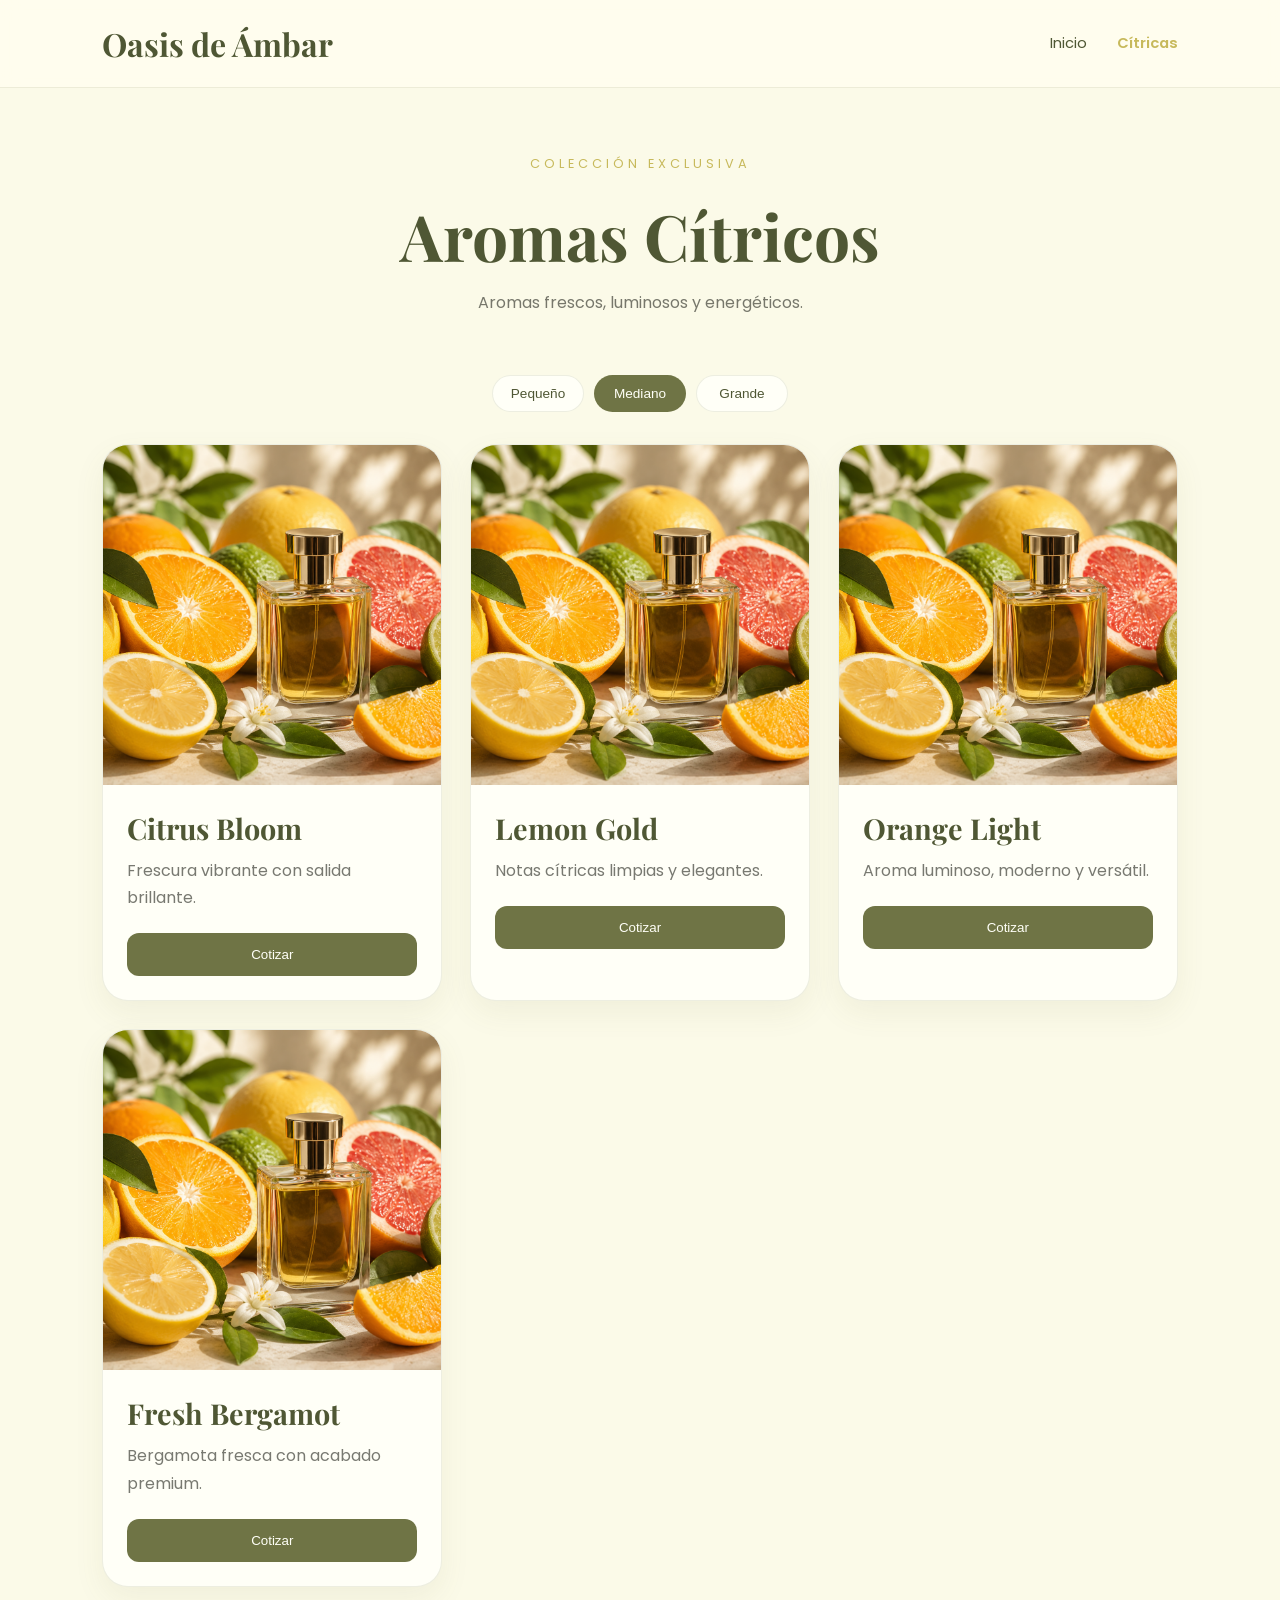
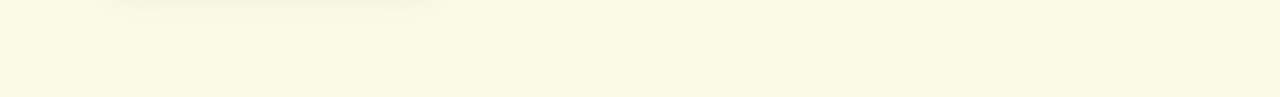
<file: citricas.html>
<!DOCTYPE html>
<html lang="es">

<head>

    <meta charset="UTF-8">

    <meta name="viewport" content="width=device-width, initial-scale=1.0">

    <title>Cítricas | Oasis de Ámbar</title>

    <!-- GOOGLE FONTS -->

    <link rel="preconnect" href="https://fonts.googleapis.com">

    <link rel="preconnect" href="https://fonts.gstatic.com" crossorigin>

    <link href="https://fonts.googleapis.com/css2?family=Playfair+Display:wght@500;700&family=Poppins:wght@300;400;500;600&display=swap" rel="stylesheet">

    <!-- CSS -->

    <link rel="stylesheet" href="css/citricas.css">

    <link rel="stylesheet" href="css/ui.css">

</head>

<body>

    <!-- =========================================
    HEADER
    ========================================= -->

    <header>

        <a href="index.html" class="logo">
            Oasis de Ámbar
        </a>

        <button class="menu-toggle" type="button" aria-label="Abrir menú" aria-expanded="false">
            <span></span>
            <span></span>
            <span></span>
        </button>

        <nav>

            <a href="index.html">
                Inicio
            </a>

            <a href="citricas.html" class="active">
                Cítricas
            </a>

        </nav>

    </header>

    <!-- =========================================
    TOP SECTION
    ========================================= -->

    <section class="top-section">

        <span>
            Colección exclusiva
        </span>

        <h1>
            Aromas Cítricos
        </h1>

        <p>
            Aromas frescos, luminosos y energéticos.
        </p>

    </section>

    <!-- =========================================
    PRODUCTOS
    ========================================= -->

    <section class="productos">

        <div class="view-controls" aria-label="Tamaño de productos">

            <button type="button" data-view-size="small">
                Pequeño
            </button>

            <button type="button" class="active" data-view-size="medium">
                Mediano
            </button>

            <button type="button" data-view-size="large">
                Grande
            </button>

        </div>

        <div class="productos-container view-medium">

            <!-- PRODUCTO -->

            <div class="producto-card">

                <div class="producto-img producto1"></div>

                <div class="producto-info">

                    <h3>
                        Citrus Bloom
                    </h3>

                    <p>
                        Frescura vibrante con salida brillante.
                    </p>

                    <button>
                        Cotizar
                    </button>

                </div>

            </div>

            <!-- PRODUCTO -->

            <div class="producto-card">

                <div class="producto-img producto2"></div>

                <div class="producto-info">

                    <h3>
                        Lemon Gold
                    </h3>

                    <p>
                        Notas cítricas limpias y elegantes.
                    </p>

                    <button>
                        Cotizar
                    </button>

                </div>

            </div>

            <!-- PRODUCTO -->

            <div class="producto-card">

                <div class="producto-img producto3"></div>

                <div class="producto-info">

                    <h3>
                        Orange Light
                    </h3>

                    <p>
                        Aroma luminoso, moderno y versátil.
                    </p>

                    <button>
                        Cotizar
                    </button>

                </div>

            </div>

            <!-- PRODUCTO -->

            <div class="producto-card">

                <div class="producto-img producto4"></div>

                <div class="producto-info">

                    <h3>
                        Fresh Bergamot
                    </h3>

                    <p>
                        Bergamota fresca con acabado premium.
                    </p>

                    <button>
                        Cotizar
                    </button>

                </div>

            </div>

        </div>

    </section>

    <button class="back-to-top" type="button" aria-label="Volver arriba">
        ↑
    </button>

    <script src="js/site-ui.js"></script>

    <script src="js/category-view.js"></script>

</body>

</html>
</file>
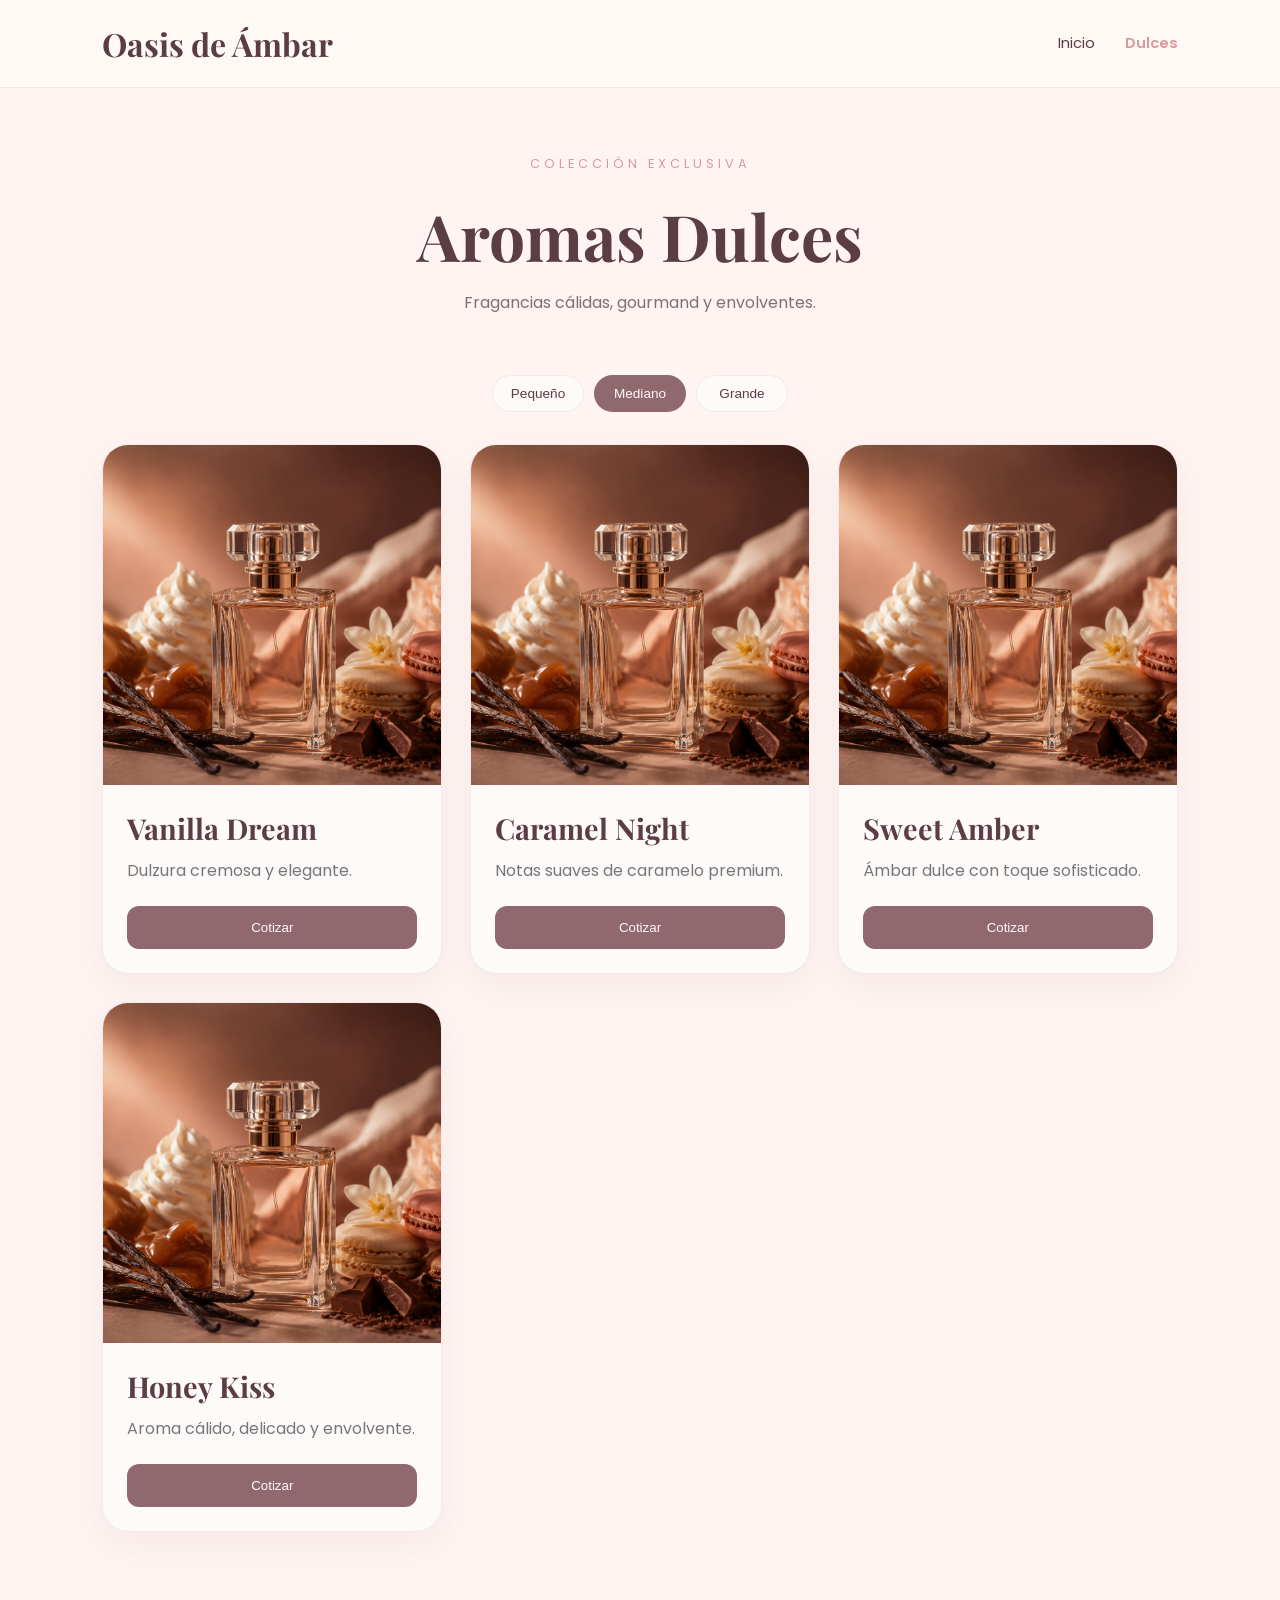
<file: dulces.html>
<!DOCTYPE html>
<html lang="es">

<head>

    <meta charset="UTF-8">

    <meta name="viewport" content="width=device-width, initial-scale=1.0">

    <title>Dulces | Oasis de Ámbar</title>

    <!-- GOOGLE FONTS -->

    <link rel="preconnect" href="https://fonts.googleapis.com">

    <link rel="preconnect" href="https://fonts.gstatic.com" crossorigin>

    <link href="https://fonts.googleapis.com/css2?family=Playfair+Display:wght@500;700&family=Poppins:wght@300;400;500;600&display=swap" rel="stylesheet">

    <!-- CSS -->

    <link rel="stylesheet" href="css/dulces.css">

    <link rel="stylesheet" href="css/ui.css">

</head>

<body>

    <!-- =========================================
    HEADER
    ========================================= -->

    <header>

        <a href="index.html" class="logo">
            Oasis de Ámbar
        </a>

        <button class="menu-toggle" type="button" aria-label="Abrir menú" aria-expanded="false">
            <span></span>
            <span></span>
            <span></span>
        </button>

        <nav>

            <a href="index.html">
                Inicio
            </a>

            <a href="dulces.html" class="active">
                Dulces
            </a>

        </nav>

    </header>

    <!-- =========================================
    TOP SECTION
    ========================================= -->

    <section class="top-section">

        <span>
            Colección exclusiva
        </span>

        <h1>
            Aromas Dulces
        </h1>

        <p>
            Fragancias cálidas, gourmand y envolventes.
        </p>

    </section>

    <!-- =========================================
    PRODUCTOS
    ========================================= -->

    <section class="productos">

        <div class="view-controls" aria-label="Tamaño de productos">

            <button type="button" data-view-size="small">
                Pequeño
            </button>

            <button type="button" class="active" data-view-size="medium">
                Mediano
            </button>

            <button type="button" data-view-size="large">
                Grande
            </button>

        </div>

        <div class="productos-container view-medium">

            <!-- PRODUCTO -->

            <div class="producto-card">

                <div class="producto-img producto1"></div>

                <div class="producto-info">

                    <h3>
                        Vanilla Dream
                    </h3>

                    <p>
                        Dulzura cremosa y elegante.
                    </p>

                    <button>
                        Cotizar
                    </button>

                </div>

            </div>

            <!-- PRODUCTO -->

            <div class="producto-card">

                <div class="producto-img producto2"></div>

                <div class="producto-info">

                    <h3>
                        Caramel Night
                    </h3>

                    <p>
                        Notas suaves de caramelo premium.
                    </p>

                    <button>
                        Cotizar
                    </button>

                </div>

            </div>

            <!-- PRODUCTO -->

            <div class="producto-card">

                <div class="producto-img producto3"></div>

                <div class="producto-info">

                    <h3>
                        Sweet Amber
                    </h3>

                    <p>
                        Ámbar dulce con toque sofisticado.
                    </p>

                    <button>
                        Cotizar
                    </button>

                </div>

            </div>

            <!-- PRODUCTO -->

            <div class="producto-card">

                <div class="producto-img producto4"></div>

                <div class="producto-info">

                    <h3>
                        Honey Kiss
                    </h3>

                    <p>
                        Aroma cálido, delicado y envolvente.
                    </p>

                    <button>
                        Cotizar
                    </button>

                </div>

            </div>

        </div>

    </section>

    <button class="back-to-top" type="button" aria-label="Volver arriba">
        ↑
    </button>

    <script src="js/site-ui.js"></script>

    <script src="js/category-view.js"></script>

</body>

</html>
</file>
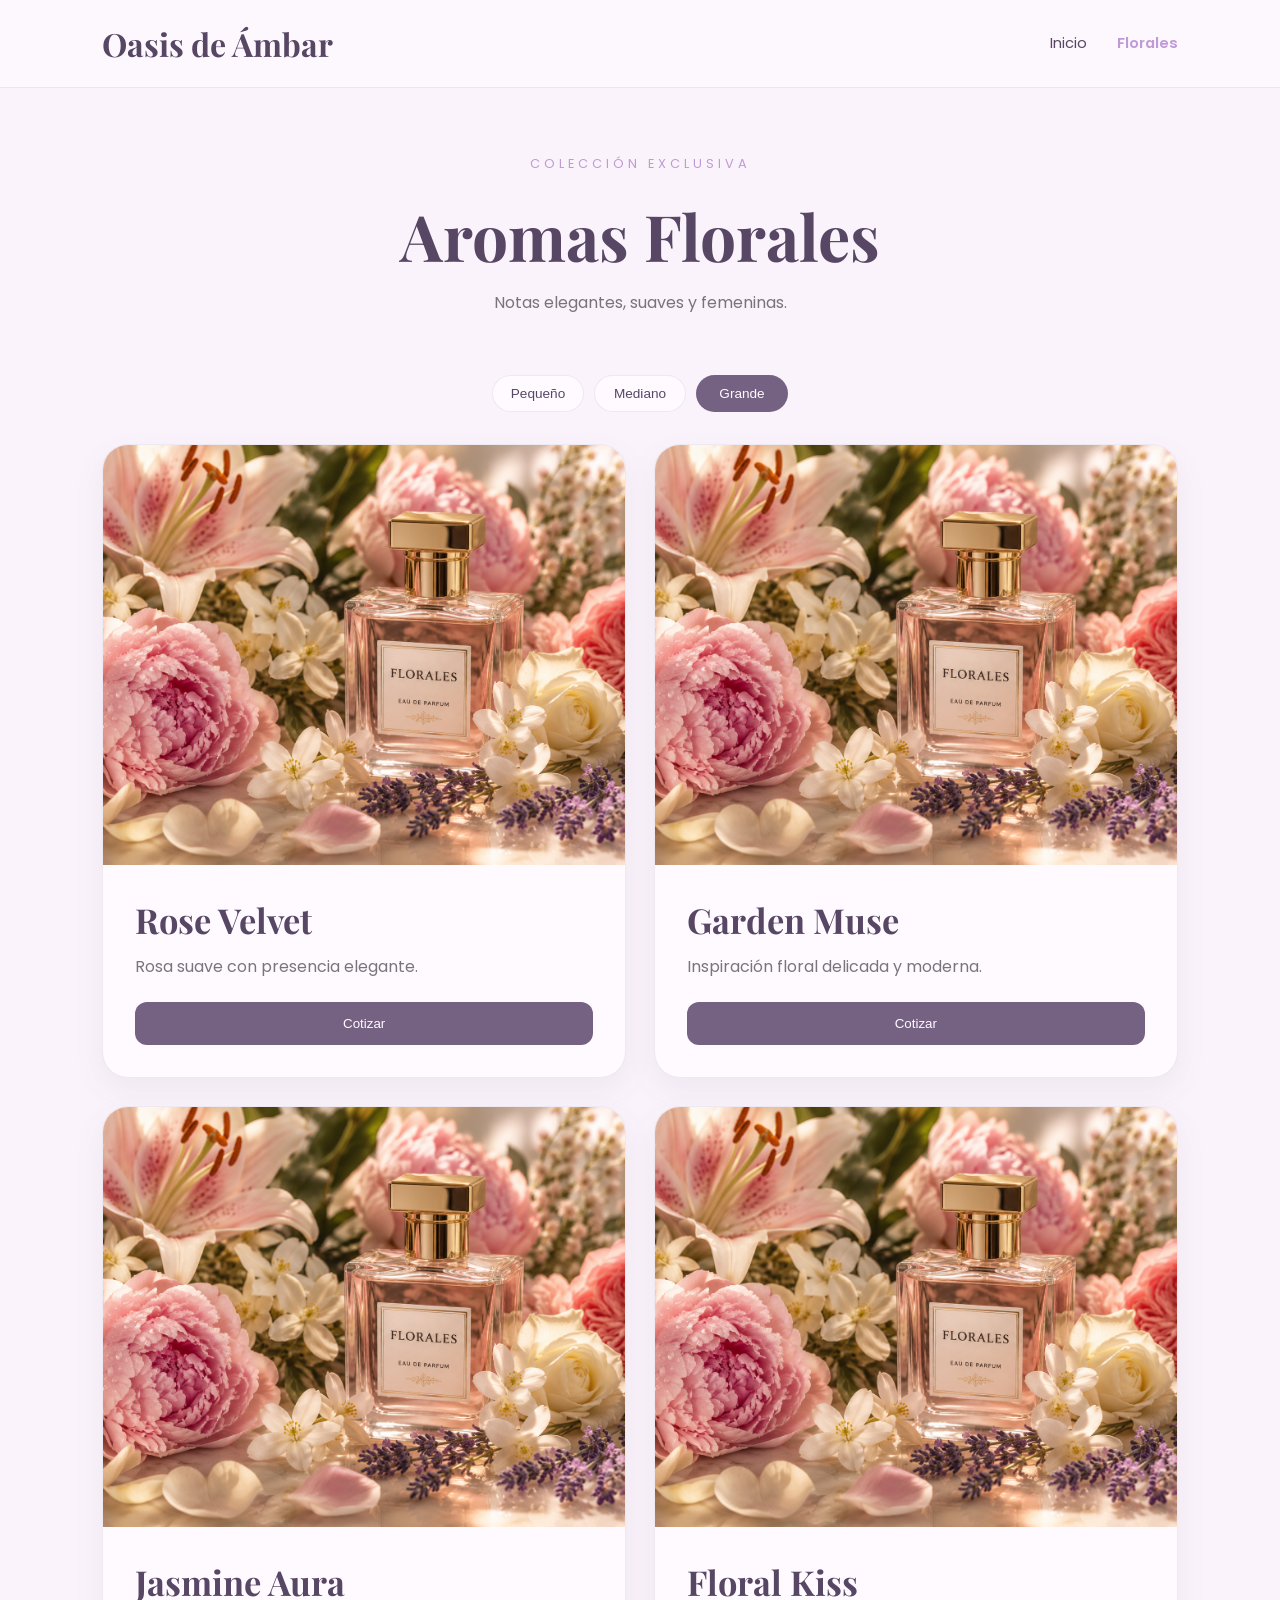
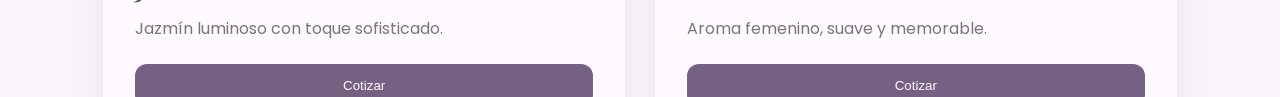
<file: florales.html>
<!DOCTYPE html>
<html lang="es">

<head>

    <meta charset="UTF-8">

    <meta name="viewport" content="width=device-width, initial-scale=1.0">

    <title>Florales | Oasis de Ámbar</title>

    <!-- GOOGLE FONTS -->

    <link rel="preconnect" href="https://fonts.googleapis.com">

    <link rel="preconnect" href="https://fonts.gstatic.com" crossorigin>

    <link href="https://fonts.googleapis.com/css2?family=Playfair+Display:wght@500;700&family=Poppins:wght@300;400;500;600&display=swap" rel="stylesheet">

    <!-- CSS -->

    <link rel="stylesheet" href="css/florales.css">

    <link rel="stylesheet" href="css/ui.css">

</head>

<body>

    <!-- =========================================
    HEADER
    ========================================= -->

    <header>

        <a href="index.html" class="logo">
            Oasis de Ámbar
        </a>

        <button class="menu-toggle" type="button" aria-label="Abrir menú" aria-expanded="false">
            <span></span>
            <span></span>
            <span></span>
        </button>

        <nav>

            <a href="index.html">
                Inicio
            </a>

            <a href="florales.html" class="active">
                Florales
            </a>

        </nav>

    </header>

    <!-- =========================================
    TOP SECTION
    ========================================= -->

    <section class="top-section">

        <span>
            Colección exclusiva
        </span>

        <h1>
            Aromas Florales
        </h1>

        <p>
            Notas elegantes, suaves y femeninas.
        </p>

    </section>

    <!-- =========================================
    PRODUCTOS
    ========================================= -->

    <section class="productos">

        <div class="view-controls" aria-label="Tamaño de productos">

            <button type="button" data-view-size="small">
                Pequeño
            </button>

            <button type="button" class="active" data-view-size="medium">
                Mediano
            </button>

            <button type="button" data-view-size="large">
                Grande
            </button>

        </div>

        <div class="productos-container view-medium">

            <!-- PRODUCTO -->

            <div class="producto-card">

                <div class="producto-img producto1"></div>

                <div class="producto-info">

                    <h3>
                        Rose Velvet
                    </h3>

                    <p>
                        Rosa suave con presencia elegante.
                    </p>

                    <button>
                        Cotizar
                    </button>

                </div>

            </div>

            <!-- PRODUCTO -->

            <div class="producto-card">

                <div class="producto-img producto2"></div>

                <div class="producto-info">

                    <h3>
                        Garden Muse
                    </h3>

                    <p>
                        Inspiración floral delicada y moderna.
                    </p>

                    <button>
                        Cotizar
                    </button>

                </div>

            </div>

            <!-- PRODUCTO -->

            <div class="producto-card">

                <div class="producto-img producto3"></div>

                <div class="producto-info">

                    <h3>
                        Jasmine Aura
                    </h3>

                    <p>
                        Jazmín luminoso con toque sofisticado.
                    </p>

                    <button>
                        Cotizar
                    </button>

                </div>

            </div>

            <!-- PRODUCTO -->

            <div class="producto-card">

                <div class="producto-img producto4"></div>

                <div class="producto-info">

                    <h3>
                        Floral Kiss
                    </h3>

                    <p>
                        Aroma femenino, suave y memorable.
                    </p>

                    <button>
                        Cotizar
                    </button>

                </div>

            </div>

        </div>

    </section>

    <button class="back-to-top" type="button" aria-label="Volver arriba">
        ↑
    </button>

    <script src="js/site-ui.js"></script>

    <script src="js/category-view.js"></script>

</body>

</html>
</file>
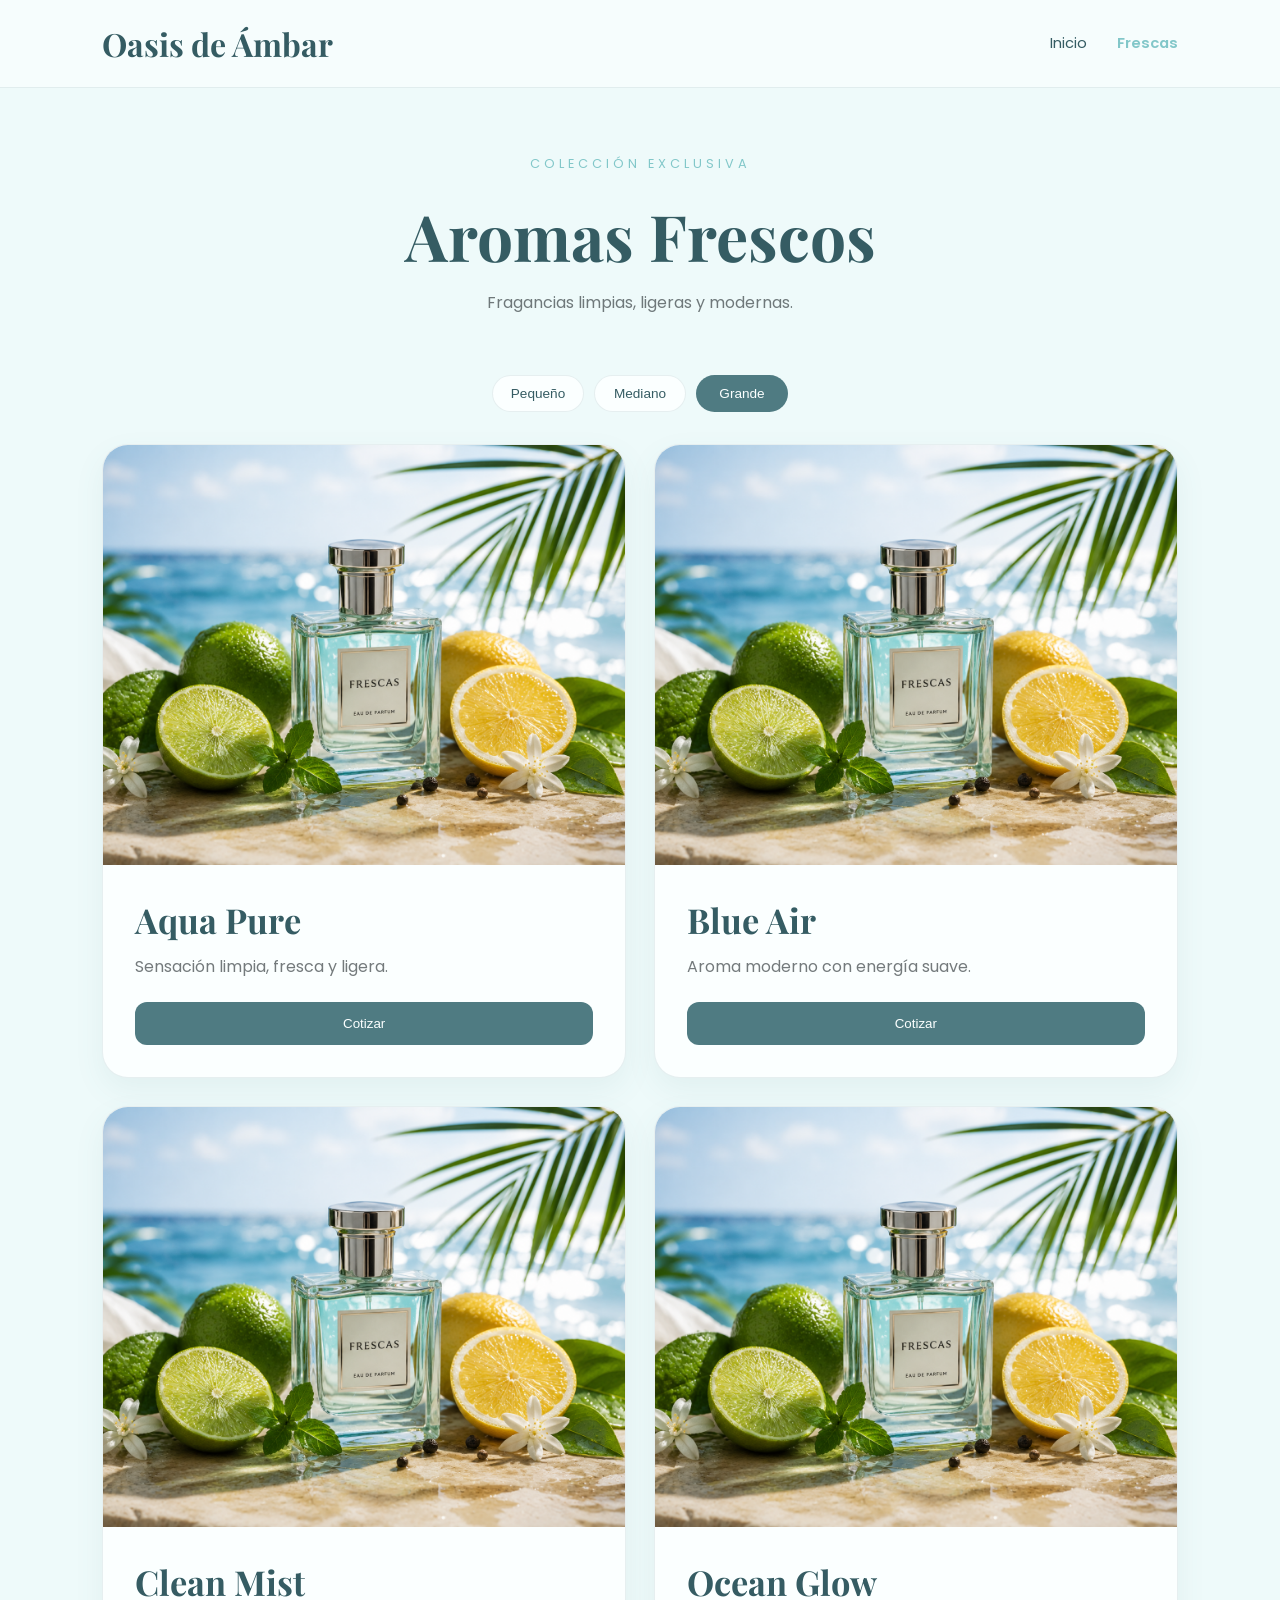
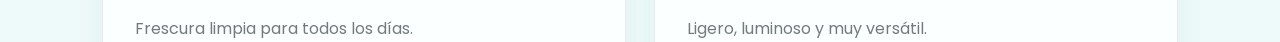
<file: frescas.html>
<!DOCTYPE html>
<html lang="es">

<head>

    <meta charset="UTF-8">

    <meta name="viewport" content="width=device-width, initial-scale=1.0">

    <title>Frescas | Oasis de Ámbar</title>

    <!-- GOOGLE FONTS -->

    <link rel="preconnect" href="https://fonts.googleapis.com">

    <link rel="preconnect" href="https://fonts.gstatic.com" crossorigin>

    <link href="https://fonts.googleapis.com/css2?family=Playfair+Display:wght@500;700&family=Poppins:wght@300;400;500;600&display=swap" rel="stylesheet">

    <!-- CSS -->

    <link rel="stylesheet" href="css/frescas.css">

    <link rel="stylesheet" href="css/ui.css">

</head>

<body>

    <!-- =========================================
    HEADER
    ========================================= -->

    <header>

        <a href="index.html" class="logo">
            Oasis de Ámbar
        </a>

        <button class="menu-toggle" type="button" aria-label="Abrir menú" aria-expanded="false">
            <span></span>
            <span></span>
            <span></span>
        </button>

        <nav>

            <a href="index.html">
                Inicio
            </a>

            <a href="frescas.html" class="active">
                Frescas
            </a>

        </nav>

    </header>

    <!-- =========================================
    TOP SECTION
    ========================================= -->

    <section class="top-section">

        <span>
            Colección exclusiva
        </span>

        <h1>
            Aromas Frescos
        </h1>

        <p>
            Fragancias limpias, ligeras y modernas.
        </p>

    </section>

    <!-- =========================================
    PRODUCTOS
    ========================================= -->

    <section class="productos">

        <div class="view-controls" aria-label="Tamaño de productos">

            <button type="button" data-view-size="small">
                Pequeño
            </button>

            <button type="button" class="active" data-view-size="medium">
                Mediano
            </button>

            <button type="button" data-view-size="large">
                Grande
            </button>

        </div>

        <div class="productos-container view-medium">

            <!-- PRODUCTO -->

            <div class="producto-card">

                <div class="producto-img producto1"></div>

                <div class="producto-info">

                    <h3>
                        Aqua Pure
                    </h3>

                    <p>
                        Sensación limpia, fresca y ligera.
                    </p>

                    <button>
                        Cotizar
                    </button>

                </div>

            </div>

            <!-- PRODUCTO -->

            <div class="producto-card">

                <div class="producto-img producto2"></div>

                <div class="producto-info">

                    <h3>
                        Blue Air
                    </h3>

                    <p>
                        Aroma moderno con energía suave.
                    </p>

                    <button>
                        Cotizar
                    </button>

                </div>

            </div>

            <!-- PRODUCTO -->

            <div class="producto-card">

                <div class="producto-img producto3"></div>

                <div class="producto-info">

                    <h3>
                        Clean Mist
                    </h3>

                    <p>
                        Frescura limpia para todos los días.
                    </p>

                    <button>
                        Cotizar
                    </button>

                </div>

            </div>

            <!-- PRODUCTO -->

            <div class="producto-card">

                <div class="producto-img producto4"></div>

                <div class="producto-info">

                    <h3>
                        Ocean Glow
                    </h3>

                    <p>
                        Ligero, luminoso y muy versátil.
                    </p>

                    <button>
                        Cotizar
                    </button>

                </div>

            </div>

        </div>

    </section>

    <button class="back-to-top" type="button" aria-label="Volver arriba">
        ↑
    </button>

    <script src="js/site-ui.js"></script>

    <script src="js/category-view.js"></script>

</body>

</html>
</file>
<file: css/citricas.css>
/* =========================================
RESET
========================================= */

:root{
    --page-bg: #fbfae8;
    --header-bg: rgba(255,253,238,0.92);
    --card-bg: #fffff7;
    --text: #25271f;
    --title: #4f5734;
    --muted: rgba(37,39,31,0.62);
    --accent: #c7b95b;
    --button-bg: #6f7445;
    --button-text: #fffff7;
    --border: rgba(111,116,69,0.12);
    --shadow: rgba(111,116,69,0.08);
    --shadow-strong: rgba(111,116,69,0.14);
}

*{
    margin: 0;
    padding: 0;
    box-sizing: border-box;
}

/* =========================================
BODY
========================================= */

body{
    font-family: 'Poppins', sans-serif;

    background: var(--page-bg);

    color: var(--text);

    overflow-x: hidden;
}

/* =========================================
HEADER
========================================= */

header{
    width: 100%;

    padding: 22px 8%;

    position: fixed;

    top: 0;
    left: 0;

    z-index: 1000;

    display: flex;

    justify-content: space-between;

    align-items: center;

    background:
    var(--header-bg);

    backdrop-filter: blur(10px);

    border-bottom:
    1px solid var(--border);
}

/* LOGO */

.logo{
    font-size: 2rem;

    font-family: 'Playfair Display', serif;

    color: var(--title);

    text-decoration: none;

    font-weight: 700;
}

/* NAV */

nav{
    display: flex;

    gap: 30px;
}

nav a{
    text-decoration: none;

    color: var(--title);

    font-size: 0.92rem;

    transition: 0.3s ease;
}

nav a:hover{
    color: var(--accent);
}

/* ACTIVE */

nav a.active{
    color: var(--accent);

    font-weight: 600;
}

/* =========================================
TOP SECTION
========================================= */

.top-section{
    padding:
    150px 8% 60px;

    text-align: center;
}

.top-section span{
    color: var(--accent);

    text-transform: uppercase;

    letter-spacing: 4px;

    font-size: 0.8rem;
}

.top-section h1{
    font-size: 4rem;

    margin:
    18px 0 12px;

    color: var(--title);

    font-family: 'Playfair Display', serif;
}

.top-section p{
    color:
    var(--muted);

    font-size: 1rem;
}

/* =========================================
PRODUCTOS
========================================= */

.productos{
    padding:
    0 8% 110px;
}

/* VIEW CONTROLS */

.view-controls{
    display: flex;

    justify-content: center;

    align-items: center;

    gap: 10px;

    margin-bottom: 32px;
}

.view-controls button{
    min-width: 92px;

    padding: 10px 16px;

    border: 1px solid var(--border);

    border-radius: 999px;

    background: var(--card-bg);

    color: var(--title);

    cursor: pointer;

    font-size: 0.85rem;

    transition: 0.3s ease;
}

.view-controls button:hover,
.view-controls button.active{
    background: var(--button-bg);

    color: var(--button-text);

    border-color: transparent;
}

/* GRID */

.productos-container{
    display: grid;

    grid-template-columns:
    repeat(auto-fit,minmax(280px,1fr));

    gap: 28px;
}

.productos-container.view-small{
    grid-template-columns:
    repeat(auto-fit,minmax(190px,1fr));
}

.productos-container.view-medium{
    grid-template-columns:
    repeat(auto-fit,minmax(280px,1fr));
}

.productos-container.view-large{
    grid-template-columns:
    repeat(auto-fit,minmax(380px,1fr));
}

/* CARD */

.producto-card{
    background: var(--card-bg);

    border: 1px solid var(--border);

    border-radius: 26px;

    overflow: hidden;

    transition: 0.4s ease;

    box-shadow:
    0 12px 30px var(--shadow);
}

.producto-card:hover{
    transform:
    translateY(-8px);

    box-shadow:
    0 20px 40px var(--shadow-strong);
}

/* IMAGE */

.producto-img{
    height: 340px;

    background-size: cover;
    background-position: center;
}

/* PRODUCTOS */

.producto1{
    background-image:
    url('../img/citricas.png');
}

.producto2{
    background-image:
    url('../img/citricas.png');
}

.producto3{
    background-image:
    url('../img/citricas.png');
}

.producto4{
    background-image:
    url('../img/citricas.png');
}

/* INFO */

.producto-info{
    padding: 24px;
}

/* TITLE */

.producto-info h3{
    font-size: 1.8rem;

    margin-bottom: 10px;

    color: var(--title);

    font-family: 'Playfair Display', serif;
}

/* TEXT */

.producto-info p{
    color:
    var(--muted);

    line-height: 1.7;

    margin-bottom: 22px;
}

/* BUTTON */

.producto-info button{
    width: 100%;

    padding: 14px;

    border: none;

    border-radius: 12px;

    background: var(--button-bg);

    color: var(--button-text);

    cursor: pointer;

    transition: 0.3s ease;
}

.producto-info button:hover{
    background: var(--accent);
}

.productos-container.view-small .producto-img{
    height: 210px;
}

.productos-container.view-small .producto-info{
    padding: 18px;
}

.productos-container.view-small .producto-info h3{
    font-size: 1.35rem;
}

.productos-container.view-small .producto-info p{
    font-size: 0.9rem;
}

.productos-container.view-large .producto-img{
    height: 420px;
}

.productos-container.view-large .producto-info{
    padding: 32px;
}

.productos-container.view-large .producto-info h3{
    font-size: 2.15rem;
}

/* =========================================
RESPONSIVE
========================================= */

@media(max-width: 700px){

    header{
        flex-direction: column;

        gap: 14px;

        padding: 18px 5%;
    }

    nav{
        gap: 16px;

        flex-wrap: wrap;

        justify-content: center;
    }

    .top-section{
        padding:
        145px 5% 45px;
    }

    .top-section h1{
        font-size: 2.7rem;
    }

    .productos{
        padding:
        0 5% 80px;
    }

    .view-controls{
        flex-wrap: wrap;

        margin-bottom: 24px;
    }

    .view-controls button{
        min-width: 86px;

        padding: 9px 13px;

        font-size: 0.78rem;
    }

    /* MÁS PRODUCTOS VISIBLES */

    .productos-container{
        grid-template-columns:
        repeat(2,1fr);

        gap: 16px;
    }

    .productos-container.view-small{
        grid-template-columns:
        repeat(2,1fr);
    }

    .productos-container.view-medium,
    .productos-container.view-large{
        grid-template-columns:
        1fr;
    }

    .producto-img{
        height: 180px;
    }

    .productos-container.view-small .producto-img{
        height: 135px;
    }

    .productos-container.view-medium .producto-img{
        height: 220px;
    }

    .productos-container.view-large .producto-img{
        height: 300px;
    }

    .producto-info{
        padding: 14px;
    }

    .producto-info h3{
        font-size: 1.1rem;
    }

    .productos-container.view-medium .producto-info h3,
    .productos-container.view-large .producto-info h3{
        font-size: 1.5rem;
    }

    .producto-info p{
        font-size: 0.82rem;

        line-height: 1.5;

        margin-bottom: 14px;
    }

    .producto-info button{
        padding: 11px;

        font-size: 0.8rem;
    }

}

@media(max-width: 480px){

    .top-section h1{
        font-size: 2.3rem;
    }

    .productos-container{
        grid-template-columns:
        repeat(2,1fr);
    }

    .producto-img{
        height: 150px;
    }

}

@media(max-width: 700px){

    .productos-container.view-medium{
        gap: 18px;
    }

    .productos-container.view-large{
        gap: 26px;
    }

    .productos-container.view-medium .producto-img{
        height: 220px;
    }

    .productos-container.view-large .producto-img{
        height: 380px;
    }

    .productos-container.view-medium .producto-info{
        padding: 18px;
    }

    .productos-container.view-large .producto-info{
        padding: 28px;
    }

    .productos-container.view-medium .producto-info h3{
        font-size: 1.45rem;
    }

    .productos-container.view-large .producto-info h3{
        font-size: 1.95rem;
    }

    .productos-container.view-medium .producto-info p{
        font-size: 0.9rem;
        line-height: 1.55;
    }

    .productos-container.view-large .producto-info p{
        font-size: 1rem;
        line-height: 1.75;
    }

    .productos-container.view-medium .producto-info button{
        padding: 12px;
        font-size: 0.84rem;
    }

    .productos-container.view-large .producto-info button{
        padding: 15px;
        font-size: 0.95rem;
    }

}

@media(max-width: 480px){

    .productos-container.view-medium .producto-img{
        height: 210px;
    }

    .productos-container.view-large .producto-img{
        height: 340px;
    }

    .productos-container.view-large .producto-info h3{
        font-size: 1.75rem;
    }

}

@media(max-width: 700px){

    .view-controls button[data-view-size="medium"]{
        display: none;
    }

    .productos-container.view-large{
        gap: 18px;
    }

    .productos-container.view-large .producto-img{
        height: 220px;
    }

    .productos-container.view-large .producto-info{
        padding: 18px;
    }

    .productos-container.view-large .producto-info h3{
        font-size: 1.45rem;
    }

    .productos-container.view-large .producto-info p{
        font-size: 0.9rem;
        line-height: 1.55;
    }

    .productos-container.view-large .producto-info button{
        padding: 12px;
        font-size: 0.84rem;
    }

}

@media(max-width: 480px){

    .productos-container.view-large .producto-img{
        height: 210px;
    }

}
</file>
<file: css/ui.css>
/* =========================================
GENERAL UI
========================================= */

.menu-toggle{
    display: none;
}

.back-to-top{
    position: fixed;

    right: 25px;
    bottom: 105px;

    width: 52px;
    height: 52px;

    border: 1px solid rgba(255,255,255,0.55);

    border-radius: 50%;

    background: var(--button-bg, rgba(17,17,17,0.82));

    color: var(--button-text, #ffffff);

    cursor: pointer;

    font-size: 1.35rem;

    display: flex;
    justify-content: center;
    align-items: center;

    opacity: 0;
    pointer-events: none;

    z-index: 9998;

    box-shadow: 0 12px 30px rgba(0,0,0,0.18);

    transition:
    opacity 0.3s ease,
    transform 0.3s ease,
    background 0.3s ease;
}

.back-to-top.show{
    opacity: 1;
    pointer-events: auto;
}

.back-to-top:hover{
    transform: translateY(-4px);

    background: var(--accent, #c8a96b);
}

@media(max-width: 700px){

    header{
        display: grid !important;

        grid-template-columns: 1fr auto;

        align-items: center;

        gap: 12px;
    }

    .logo{
        min-width: 0;

        line-height: 1.1;
    }

    .menu-toggle{
        width: 44px;
        height: 44px;

        border: 1px solid currentColor;

        border-radius: 50%;

        background: rgba(255,255,255,0.12);

        color: var(--title, #ffffff);

        cursor: pointer;

        display: flex;
        flex-direction: column;
        justify-content: center;
        align-items: center;

        gap: 5px;
    }

    header.scrolled .menu-toggle{
        color: #111111;
    }

    .menu-toggle span{
        width: 18px;
        height: 2px;

        background: currentColor;

        border-radius: 999px;

        transition: 0.3s ease;
    }

    header.nav-open .menu-toggle span:nth-child(1){
        transform: translateY(7px) rotate(45deg);
    }

    header.nav-open .menu-toggle span:nth-child(2){
        opacity: 0;
    }

    header.nav-open .menu-toggle span:nth-child(3){
        transform: translateY(-7px) rotate(-45deg);
    }

    header nav{
        grid-column: 1 / -1;

        width: 100%;

        display: none;

        padding-top: 8px;
    }

    header.nav-open nav{
        display: flex;
    }

    .back-to-top{
        right: 16px;
        bottom: 86px;

        width: 46px;
        height: 46px;

        font-size: 1.15rem;
    }

}
</file>
<file: css/dulces.css>
/* =========================================
RESET
========================================= */

:root{
    --page-bg: #fff4f2;
    --header-bg: rgba(255,249,246,0.92);
    --card-bg: #fffafa;
    --text: #2b2426;
    --title: #5b3d46;
    --muted: rgba(43,36,38,0.62);
    --accent: #d79a9d;
    --button-bg: #8f6870;
    --button-text: #fffafa;
    --border: rgba(143,104,112,0.12);
    --shadow: rgba(143,104,112,0.08);
    --shadow-strong: rgba(143,104,112,0.14);
}

*{
    margin: 0;
    padding: 0;
    box-sizing: border-box;
}

/* =========================================
BODY
========================================= */

body{
    font-family: 'Poppins', sans-serif;

    background: var(--page-bg);

    color: var(--text);

    overflow-x: hidden;
}

/* =========================================
HEADER
========================================= */

header{
    width: 100%;

    padding: 22px 8%;

    position: fixed;

    top: 0;
    left: 0;

    z-index: 1000;

    display: flex;

    justify-content: space-between;

    align-items: center;

    background:
    var(--header-bg);

    backdrop-filter: blur(10px);

    border-bottom:
    1px solid var(--border);
}

/* LOGO */

.logo{
    font-size: 2rem;

    font-family: 'Playfair Display', serif;

    color: var(--title);

    text-decoration: none;

    font-weight: 700;
}

/* NAV */

nav{
    display: flex;

    gap: 30px;
}

nav a{
    text-decoration: none;

    color: var(--title);

    font-size: 0.92rem;

    transition: 0.3s ease;
}

nav a:hover{
    color: var(--accent);
}

/* ACTIVE */

nav a.active{
    color: var(--accent);

    font-weight: 600;
}

/* =========================================
TOP SECTION
========================================= */

.top-section{
    padding:
    150px 8% 60px;

    text-align: center;
}

.top-section span{
    color: var(--accent);

    text-transform: uppercase;

    letter-spacing: 4px;

    font-size: 0.8rem;
}

.top-section h1{
    font-size: 4rem;

    margin:
    18px 0 12px;

    color: var(--title);

    font-family: 'Playfair Display', serif;
}

.top-section p{
    color:
    var(--muted);

    font-size: 1rem;
}

/* =========================================
PRODUCTOS
========================================= */

.productos{
    padding:
    0 8% 110px;
}

/* VIEW CONTROLS */

.view-controls{
    display: flex;

    justify-content: center;

    align-items: center;

    gap: 10px;

    margin-bottom: 32px;
}

.view-controls button{
    min-width: 92px;

    padding: 10px 16px;

    border: 1px solid var(--border);

    border-radius: 999px;

    background: var(--card-bg);

    color: var(--title);

    cursor: pointer;

    font-size: 0.85rem;

    transition: 0.3s ease;
}

.view-controls button:hover,
.view-controls button.active{
    background: var(--button-bg);

    color: var(--button-text);

    border-color: transparent;
}

/* GRID */

.productos-container{
    display: grid;

    grid-template-columns:
    repeat(auto-fit,minmax(280px,1fr));

    gap: 28px;
}

.productos-container.view-small{
    grid-template-columns:
    repeat(auto-fit,minmax(190px,1fr));
}

.productos-container.view-medium{
    grid-template-columns:
    repeat(auto-fit,minmax(280px,1fr));
}

.productos-container.view-large{
    grid-template-columns:
    repeat(auto-fit,minmax(380px,1fr));
}

/* CARD */

.producto-card{
    background: var(--card-bg);

    border: 1px solid var(--border);

    border-radius: 26px;

    overflow: hidden;

    transition: 0.4s ease;

    box-shadow:
    0 12px 30px var(--shadow);
}

.producto-card:hover{
    transform:
    translateY(-8px);

    box-shadow:
    0 20px 40px var(--shadow-strong);
}

/* IMAGE */

.producto-img{
    height: 340px;

    background-size: cover;
    background-position: center;
}

/* PRODUCTOS */

.producto1{
    background-image:
    url('../img/dulces.jpg');
}

.producto2{
    background-image:
    url('../img/dulces.jpg');
}

.producto3{
    background-image:
    url('../img/dulces.jpg');
}

.producto4{
    background-image:
    url('../img/dulces.jpg');
}

/* INFO */

.producto-info{
    padding: 24px;
}

/* TITLE */

.producto-info h3{
    font-size: 1.8rem;

    margin-bottom: 10px;

    color: var(--title);

    font-family: 'Playfair Display', serif;
}

/* TEXT */

.producto-info p{
    color:
    var(--muted);

    line-height: 1.7;

    margin-bottom: 22px;
}

/* BUTTON */

.producto-info button{
    width: 100%;

    padding: 14px;

    border: none;

    border-radius: 12px;

    background: var(--button-bg);

    color: var(--button-text);

    cursor: pointer;

    transition: 0.3s ease;
}

.producto-info button:hover{
    background: var(--accent);
}

.productos-container.view-small .producto-img{
    height: 210px;
}

.productos-container.view-small .producto-info{
    padding: 18px;
}

.productos-container.view-small .producto-info h3{
    font-size: 1.35rem;
}

.productos-container.view-small .producto-info p{
    font-size: 0.9rem;
}

.productos-container.view-large .producto-img{
    height: 420px;
}

.productos-container.view-large .producto-info{
    padding: 32px;
}

.productos-container.view-large .producto-info h3{
    font-size: 2.15rem;
}

/* =========================================
RESPONSIVE
========================================= */

@media(max-width: 700px){

    header{
        flex-direction: column;

        gap: 14px;

        padding: 18px 5%;
    }

    nav{
        gap: 16px;

        flex-wrap: wrap;

        justify-content: center;
    }

    .top-section{
        padding:
        145px 5% 45px;
    }

    .top-section h1{
        font-size: 2.7rem;
    }

    .productos{
        padding:
        0 5% 80px;
    }

    .view-controls{
        flex-wrap: wrap;

        margin-bottom: 24px;
    }

    .view-controls button{
        min-width: 86px;

        padding: 9px 13px;

        font-size: 0.78rem;
    }

    /* MÁS PRODUCTOS VISIBLES */

    .productos-container{
        grid-template-columns:
        repeat(2,1fr);

        gap: 16px;
    }

    .productos-container.view-small{
        grid-template-columns:
        repeat(2,1fr);
    }

    .productos-container.view-medium,
    .productos-container.view-large{
        grid-template-columns:
        1fr;
    }

    .producto-img{
        height: 180px;
    }

    .productos-container.view-small .producto-img{
        height: 135px;
    }

    .productos-container.view-medium .producto-img{
        height: 220px;
    }

    .productos-container.view-large .producto-img{
        height: 300px;
    }

    .producto-info{
        padding: 14px;
    }

    .producto-info h3{
        font-size: 1.1rem;
    }

    .productos-container.view-medium .producto-info h3,
    .productos-container.view-large .producto-info h3{
        font-size: 1.5rem;
    }

    .producto-info p{
        font-size: 0.82rem;

        line-height: 1.5;

        margin-bottom: 14px;
    }

    .producto-info button{
        padding: 11px;

        font-size: 0.8rem;
    }

}

@media(max-width: 480px){

    .top-section h1{
        font-size: 2.3rem;
    }

    .productos-container{
        grid-template-columns:
        repeat(2,1fr);
    }

    .producto-img{
        height: 150px;
    }

}

@media(max-width: 700px){

    .productos-container.view-medium{
        gap: 18px;
    }

    .productos-container.view-large{
        gap: 26px;
    }

    .productos-container.view-medium .producto-img{
        height: 220px;
    }

    .productos-container.view-large .producto-img{
        height: 380px;
    }

    .productos-container.view-medium .producto-info{
        padding: 18px;
    }

    .productos-container.view-large .producto-info{
        padding: 28px;
    }

    .productos-container.view-medium .producto-info h3{
        font-size: 1.45rem;
    }

    .productos-container.view-large .producto-info h3{
        font-size: 1.95rem;
    }

    .productos-container.view-medium .producto-info p{
        font-size: 0.9rem;
        line-height: 1.55;
    }

    .productos-container.view-large .producto-info p{
        font-size: 1rem;
        line-height: 1.75;
    }

    .productos-container.view-medium .producto-info button{
        padding: 12px;
        font-size: 0.84rem;
    }

    .productos-container.view-large .producto-info button{
        padding: 15px;
        font-size: 0.95rem;
    }

}

@media(max-width: 480px){

    .productos-container.view-medium .producto-img{
        height: 210px;
    }

    .productos-container.view-large .producto-img{
        height: 340px;
    }

    .productos-container.view-large .producto-info h3{
        font-size: 1.75rem;
    }

}

@media(max-width: 700px){

    .view-controls button[data-view-size="medium"]{
        display: none;
    }

    .productos-container.view-large{
        gap: 18px;
    }

    .productos-container.view-large .producto-img{
        height: 220px;
    }

    .productos-container.view-large .producto-info{
        padding: 18px;
    }

    .productos-container.view-large .producto-info h3{
        font-size: 1.45rem;
    }

    .productos-container.view-large .producto-info p{
        font-size: 0.9rem;
        line-height: 1.55;
    }

    .productos-container.view-large .producto-info button{
        padding: 12px;
        font-size: 0.84rem;
    }

}

@media(max-width: 480px){

    .productos-container.view-large .producto-img{
        height: 210px;
    }

}
</file>
<file: css/florales.css>
/* =========================================
RESET
========================================= */

:root{
    --page-bg: #faf3fb;
    --header-bg: rgba(253,248,254,0.92);
    --card-bg: #fffaff;
    --text: #29242d;
    --title: #574765;
    --muted: rgba(41,36,45,0.62);
    --accent: #bf9ad5;
    --button-bg: #756283;
    --button-text: #fffaff;
    --border: rgba(117,98,131,0.12);
    --shadow: rgba(117,98,131,0.08);
    --shadow-strong: rgba(117,98,131,0.14);
}

*{
    margin: 0;
    padding: 0;
    box-sizing: border-box;
}

/* =========================================
BODY
========================================= */

body{
    font-family: 'Poppins', sans-serif;

    background: var(--page-bg);

    color: var(--text);

    overflow-x: hidden;
}

/* =========================================
HEADER
========================================= */

header{
    width: 100%;

    padding: 22px 8%;

    position: fixed;

    top: 0;
    left: 0;

    z-index: 1000;

    display: flex;

    justify-content: space-between;

    align-items: center;

    background:
    var(--header-bg);

    backdrop-filter: blur(10px);

    border-bottom:
    1px solid var(--border);
}

/* LOGO */

.logo{
    font-size: 2rem;

    font-family: 'Playfair Display', serif;

    color: var(--title);

    text-decoration: none;

    font-weight: 700;
}

/* NAV */

nav{
    display: flex;

    gap: 30px;
}

nav a{
    text-decoration: none;

    color: var(--title);

    font-size: 0.92rem;

    transition: 0.3s ease;
}

nav a:hover{
    color: var(--accent);
}

/* ACTIVE */

nav a.active{
    color: var(--accent);

    font-weight: 600;
}

/* =========================================
TOP SECTION
========================================= */

.top-section{
    padding:
    150px 8% 60px;

    text-align: center;
}

.top-section span{
    color: var(--accent);

    text-transform: uppercase;

    letter-spacing: 4px;

    font-size: 0.8rem;
}

.top-section h1{
    font-size: 4rem;

    margin:
    18px 0 12px;

    color: var(--title);

    font-family: 'Playfair Display', serif;
}

.top-section p{
    color:
    var(--muted);

    font-size: 1rem;
}

/* =========================================
PRODUCTOS
========================================= */

.productos{
    padding:
    0 8% 110px;
}

/* VIEW CONTROLS */

.view-controls{
    display: flex;

    justify-content: center;

    align-items: center;

    gap: 10px;

    margin-bottom: 32px;
}

.view-controls button{
    min-width: 92px;

    padding: 10px 16px;

    border: 1px solid var(--border);

    border-radius: 999px;

    background: var(--card-bg);

    color: var(--title);

    cursor: pointer;

    font-size: 0.85rem;

    transition: 0.3s ease;
}

.view-controls button:hover,
.view-controls button.active{
    background: var(--button-bg);

    color: var(--button-text);

    border-color: transparent;
}

/* GRID */

.productos-container{
    display: grid;

    grid-template-columns:
    repeat(auto-fit,minmax(280px,1fr));

    gap: 28px;
}

.productos-container.view-small{
    grid-template-columns:
    repeat(auto-fit,minmax(190px,1fr));
}

.productos-container.view-medium{
    grid-template-columns:
    repeat(auto-fit,minmax(280px,1fr));
}

.productos-container.view-large{
    grid-template-columns:
    repeat(auto-fit,minmax(380px,1fr));
}

/* CARD */

.producto-card{
    background: var(--card-bg);

    border: 1px solid var(--border);

    border-radius: 26px;

    overflow: hidden;

    transition: 0.4s ease;

    box-shadow:
    0 12px 30px var(--shadow);
}

.producto-card:hover{
    transform:
    translateY(-8px);

    box-shadow:
    0 20px 40px var(--shadow-strong);
}

/* IMAGE */

.producto-img{
    height: 340px;

    background-size: cover;
    background-position: center;
}

/* PRODUCTOS */

.producto1{
    background-image:
    url('../img/florales.png');
}

.producto2{
    background-image:
    url('../img/florales.png');
}

.producto3{
    background-image:
    url('../img/florales.png');
}

.producto4{
    background-image:
    url('../img/florales.png');
}

/* INFO */

.producto-info{
    padding: 24px;
}

/* TITLE */

.producto-info h3{
    font-size: 1.8rem;

    margin-bottom: 10px;

    color: var(--title);

    font-family: 'Playfair Display', serif;
}

/* TEXT */

.producto-info p{
    color:
    var(--muted);

    line-height: 1.7;

    margin-bottom: 22px;
}

/* BUTTON */

.producto-info button{
    width: 100%;

    padding: 14px;

    border: none;

    border-radius: 12px;

    background: var(--button-bg);

    color: var(--button-text);

    cursor: pointer;

    transition: 0.3s ease;
}

.producto-info button:hover{
    background: var(--accent);
}

.productos-container.view-small .producto-img{
    height: 210px;
}

.productos-container.view-small .producto-info{
    padding: 18px;
}

.productos-container.view-small .producto-info h3{
    font-size: 1.35rem;
}

.productos-container.view-small .producto-info p{
    font-size: 0.9rem;
}

.productos-container.view-large .producto-img{
    height: 420px;
}

.productos-container.view-large .producto-info{
    padding: 32px;
}

.productos-container.view-large .producto-info h3{
    font-size: 2.15rem;
}

/* =========================================
RESPONSIVE
========================================= */

@media(max-width: 700px){

    header{
        flex-direction: column;

        gap: 14px;

        padding: 18px 5%;
    }

    nav{
        gap: 16px;

        flex-wrap: wrap;

        justify-content: center;
    }

    .top-section{
        padding:
        145px 5% 45px;
    }

    .top-section h1{
        font-size: 2.7rem;
    }

    .productos{
        padding:
        0 5% 80px;
    }

    .view-controls{
        flex-wrap: wrap;

        margin-bottom: 24px;
    }

    .view-controls button{
        min-width: 86px;

        padding: 9px 13px;

        font-size: 0.78rem;
    }

    /* MÁS PRODUCTOS VISIBLES */

    .productos-container{
        grid-template-columns:
        repeat(2,1fr);

        gap: 16px;
    }

    .productos-container.view-small{
        grid-template-columns:
        repeat(2,1fr);
    }

    .productos-container.view-medium,
    .productos-container.view-large{
        grid-template-columns:
        1fr;
    }

    .producto-img{
        height: 180px;
    }

    .productos-container.view-small .producto-img{
        height: 135px;
    }

    .productos-container.view-medium .producto-img{
        height: 220px;
    }

    .productos-container.view-large .producto-img{
        height: 300px;
    }

    .producto-info{
        padding: 14px;
    }

    .producto-info h3{
        font-size: 1.1rem;
    }

    .productos-container.view-medium .producto-info h3,
    .productos-container.view-large .producto-info h3{
        font-size: 1.5rem;
    }

    .producto-info p{
        font-size: 0.82rem;

        line-height: 1.5;

        margin-bottom: 14px;
    }

    .producto-info button{
        padding: 11px;

        font-size: 0.8rem;
    }

}

@media(max-width: 480px){

    .top-section h1{
        font-size: 2.3rem;
    }

    .productos-container{
        grid-template-columns:
        repeat(2,1fr);
    }

    .producto-img{
        height: 150px;
    }

}

@media(max-width: 700px){

    .productos-container.view-medium{
        gap: 18px;
    }

    .productos-container.view-large{
        gap: 26px;
    }

    .productos-container.view-medium .producto-img{
        height: 220px;
    }

    .productos-container.view-large .producto-img{
        height: 380px;
    }

    .productos-container.view-medium .producto-info{
        padding: 18px;
    }

    .productos-container.view-large .producto-info{
        padding: 28px;
    }

    .productos-container.view-medium .producto-info h3{
        font-size: 1.45rem;
    }

    .productos-container.view-large .producto-info h3{
        font-size: 1.95rem;
    }

    .productos-container.view-medium .producto-info p{
        font-size: 0.9rem;
        line-height: 1.55;
    }

    .productos-container.view-large .producto-info p{
        font-size: 1rem;
        line-height: 1.75;
    }

    .productos-container.view-medium .producto-info button{
        padding: 12px;
        font-size: 0.84rem;
    }

    .productos-container.view-large .producto-info button{
        padding: 15px;
        font-size: 0.95rem;
    }

}

@media(max-width: 480px){

    .productos-container.view-medium .producto-img{
        height: 210px;
    }

    .productos-container.view-large .producto-img{
        height: 340px;
    }

    .productos-container.view-large .producto-info h3{
        font-size: 1.75rem;
    }

}

@media(max-width: 700px){

    .view-controls button[data-view-size="medium"]{
        display: none;
    }

    .productos-container.view-large{
        gap: 18px;
    }

    .productos-container.view-large .producto-img{
        height: 220px;
    }

    .productos-container.view-large .producto-info{
        padding: 18px;
    }

    .productos-container.view-large .producto-info h3{
        font-size: 1.45rem;
    }

    .productos-container.view-large .producto-info p{
        font-size: 0.9rem;
        line-height: 1.55;
    }

    .productos-container.view-large .producto-info button{
        padding: 12px;
        font-size: 0.84rem;
    }

}

@media(max-width: 480px){

    .productos-container.view-large .producto-img{
        height: 210px;
    }

}
</file>
<file: css/frescas.css>
/* =========================================
RESET
========================================= */

:root{
    --page-bg: #eefafa;
    --header-bg: rgba(247,253,253,0.92);
    --card-bg: #fbffff;
    --text: #20292b;
    --title: #355c63;
    --muted: rgba(32,41,43,0.62);
    --accent: #82c7c9;
    --button-bg: #4f7b82;
    --button-text: #fbffff;
    --border: rgba(79,123,130,0.12);
    --shadow: rgba(79,123,130,0.08);
    --shadow-strong: rgba(79,123,130,0.14);
}

*{
    margin: 0;
    padding: 0;
    box-sizing: border-box;
}

/* =========================================
BODY
========================================= */

body{
    font-family: 'Poppins', sans-serif;

    background: var(--page-bg);

    color: var(--text);

    overflow-x: hidden;
}

/* =========================================
HEADER
========================================= */

header{
    width: 100%;

    padding: 22px 8%;

    position: fixed;

    top: 0;
    left: 0;

    z-index: 1000;

    display: flex;

    justify-content: space-between;

    align-items: center;

    background:
    var(--header-bg);

    backdrop-filter: blur(10px);

    border-bottom:
    1px solid var(--border);
}

/* LOGO */

.logo{
    font-size: 2rem;

    font-family: 'Playfair Display', serif;

    color: var(--title);

    text-decoration: none;

    font-weight: 700;
}

/* NAV */

nav{
    display: flex;

    gap: 30px;
}

nav a{
    text-decoration: none;

    color: var(--title);

    font-size: 0.92rem;

    transition: 0.3s ease;
}

nav a:hover{
    color: var(--accent);
}

/* ACTIVE */

nav a.active{
    color: var(--accent);

    font-weight: 600;
}

/* =========================================
TOP SECTION
========================================= */

.top-section{
    padding:
    150px 8% 60px;

    text-align: center;
}

.top-section span{
    color: var(--accent);

    text-transform: uppercase;

    letter-spacing: 4px;

    font-size: 0.8rem;
}

.top-section h1{
    font-size: 4rem;

    margin:
    18px 0 12px;

    color: var(--title);

    font-family: 'Playfair Display', serif;
}

.top-section p{
    color:
    var(--muted);

    font-size: 1rem;
}

/* =========================================
PRODUCTOS
========================================= */

.productos{
    padding:
    0 8% 110px;
}

/* VIEW CONTROLS */

.view-controls{
    display: flex;

    justify-content: center;

    align-items: center;

    gap: 10px;

    margin-bottom: 32px;
}

.view-controls button{
    min-width: 92px;

    padding: 10px 16px;

    border: 1px solid var(--border);

    border-radius: 999px;

    background: var(--card-bg);

    color: var(--title);

    cursor: pointer;

    font-size: 0.85rem;

    transition: 0.3s ease;
}

.view-controls button:hover,
.view-controls button.active{
    background: var(--button-bg);

    color: var(--button-text);

    border-color: transparent;
}

/* GRID */

.productos-container{
    display: grid;

    grid-template-columns:
    repeat(auto-fit,minmax(280px,1fr));

    gap: 28px;
}

.productos-container.view-small{
    grid-template-columns:
    repeat(auto-fit,minmax(190px,1fr));
}

.productos-container.view-medium{
    grid-template-columns:
    repeat(auto-fit,minmax(280px,1fr));
}

.productos-container.view-large{
    grid-template-columns:
    repeat(auto-fit,minmax(380px,1fr));
}

/* CARD */

.producto-card{
    background: var(--card-bg);

    border: 1px solid var(--border);

    border-radius: 26px;

    overflow: hidden;

    transition: 0.4s ease;

    box-shadow:
    0 12px 30px var(--shadow);
}

.producto-card:hover{
    transform:
    translateY(-8px);

    box-shadow:
    0 20px 40px var(--shadow-strong);
}

/* IMAGE */

.producto-img{
    height: 340px;

    background-size: cover;
    background-position: center;
}

/* PRODUCTOS */

.producto1{
    background-image:
    url('../img/frescas.png');
}

.producto2{
    background-image:
    url('../img/frescas.png');
}

.producto3{
    background-image:
    url('../img/frescas.png');
}

.producto4{
    background-image:
    url('../img/frescas.png');
}

/* INFO */

.producto-info{
    padding: 24px;
}

/* TITLE */

.producto-info h3{
    font-size: 1.8rem;

    margin-bottom: 10px;

    color: var(--title);

    font-family: 'Playfair Display', serif;
}

/* TEXT */

.producto-info p{
    color:
    var(--muted);

    line-height: 1.7;

    margin-bottom: 22px;
}

/* BUTTON */

.producto-info button{
    width: 100%;

    padding: 14px;

    border: none;

    border-radius: 12px;

    background: var(--button-bg);

    color: var(--button-text);

    cursor: pointer;

    transition: 0.3s ease;
}

.producto-info button:hover{
    background: var(--accent);
}

.productos-container.view-small .producto-img{
    height: 210px;
}

.productos-container.view-small .producto-info{
    padding: 18px;
}

.productos-container.view-small .producto-info h3{
    font-size: 1.35rem;
}

.productos-container.view-small .producto-info p{
    font-size: 0.9rem;
}

.productos-container.view-large .producto-img{
    height: 420px;
}

.productos-container.view-large .producto-info{
    padding: 32px;
}

.productos-container.view-large .producto-info h3{
    font-size: 2.15rem;
}

/* =========================================
RESPONSIVE
========================================= */

@media(max-width: 700px){

    header{
        flex-direction: column;

        gap: 14px;

        padding: 18px 5%;
    }

    nav{
        gap: 16px;

        flex-wrap: wrap;

        justify-content: center;
    }

    .top-section{
        padding:
        145px 5% 45px;
    }

    .top-section h1{
        font-size: 2.7rem;
    }

    .productos{
        padding:
        0 5% 80px;
    }

    .view-controls{
        flex-wrap: wrap;

        margin-bottom: 24px;
    }

    .view-controls button{
        min-width: 86px;

        padding: 9px 13px;

        font-size: 0.78rem;
    }

    /* MÁS PRODUCTOS VISIBLES */

    .productos-container{
        grid-template-columns:
        repeat(2,1fr);

        gap: 16px;
    }

    .productos-container.view-small{
        grid-template-columns:
        repeat(2,1fr);
    }

    .productos-container.view-medium,
    .productos-container.view-large{
        grid-template-columns:
        1fr;
    }

    .producto-img{
        height: 180px;
    }

    .productos-container.view-small .producto-img{
        height: 135px;
    }

    .productos-container.view-medium .producto-img{
        height: 220px;
    }

    .productos-container.view-large .producto-img{
        height: 300px;
    }

    .producto-info{
        padding: 14px;
    }

    .producto-info h3{
        font-size: 1.1rem;
    }

    .productos-container.view-medium .producto-info h3,
    .productos-container.view-large .producto-info h3{
        font-size: 1.5rem;
    }

    .producto-info p{
        font-size: 0.82rem;

        line-height: 1.5;

        margin-bottom: 14px;
    }

    .producto-info button{
        padding: 11px;

        font-size: 0.8rem;
    }

}

@media(max-width: 480px){

    .top-section h1{
        font-size: 2.3rem;
    }

    .productos-container{
        grid-template-columns:
        repeat(2,1fr);
    }

    .producto-img{
        height: 150px;
    }

}

@media(max-width: 700px){

    .productos-container.view-medium{
        gap: 18px;
    }

    .productos-container.view-large{
        gap: 26px;
    }

    .productos-container.view-medium .producto-img{
        height: 220px;
    }

    .productos-container.view-large .producto-img{
        height: 380px;
    }

    .productos-container.view-medium .producto-info{
        padding: 18px;
    }

    .productos-container.view-large .producto-info{
        padding: 28px;
    }

    .productos-container.view-medium .producto-info h3{
        font-size: 1.45rem;
    }

    .productos-container.view-large .producto-info h3{
        font-size: 1.95rem;
    }

    .productos-container.view-medium .producto-info p{
        font-size: 0.9rem;
        line-height: 1.55;
    }

    .productos-container.view-large .producto-info p{
        font-size: 1rem;
        line-height: 1.75;
    }

    .productos-container.view-medium .producto-info button{
        padding: 12px;
        font-size: 0.84rem;
    }

    .productos-container.view-large .producto-info button{
        padding: 15px;
        font-size: 0.95rem;
    }

}

@media(max-width: 480px){

    .productos-container.view-medium .producto-img{
        height: 210px;
    }

    .productos-container.view-large .producto-img{
        height: 340px;
    }

    .productos-container.view-large .producto-info h3{
        font-size: 1.75rem;
    }

}

@media(max-width: 700px){

    .view-controls button[data-view-size="medium"]{
        display: none;
    }

    .productos-container.view-large{
        gap: 18px;
    }

    .productos-container.view-large .producto-img{
        height: 220px;
    }

    .productos-container.view-large .producto-info{
        padding: 18px;
    }

    .productos-container.view-large .producto-info h3{
        font-size: 1.45rem;
    }

    .productos-container.view-large .producto-info p{
        font-size: 0.9rem;
        line-height: 1.55;
    }

    .productos-container.view-large .producto-info button{
        padding: 12px;
        font-size: 0.84rem;
    }

}

@media(max-width: 480px){

    .productos-container.view-large .producto-img{
        height: 210px;
    }

}
</file>
